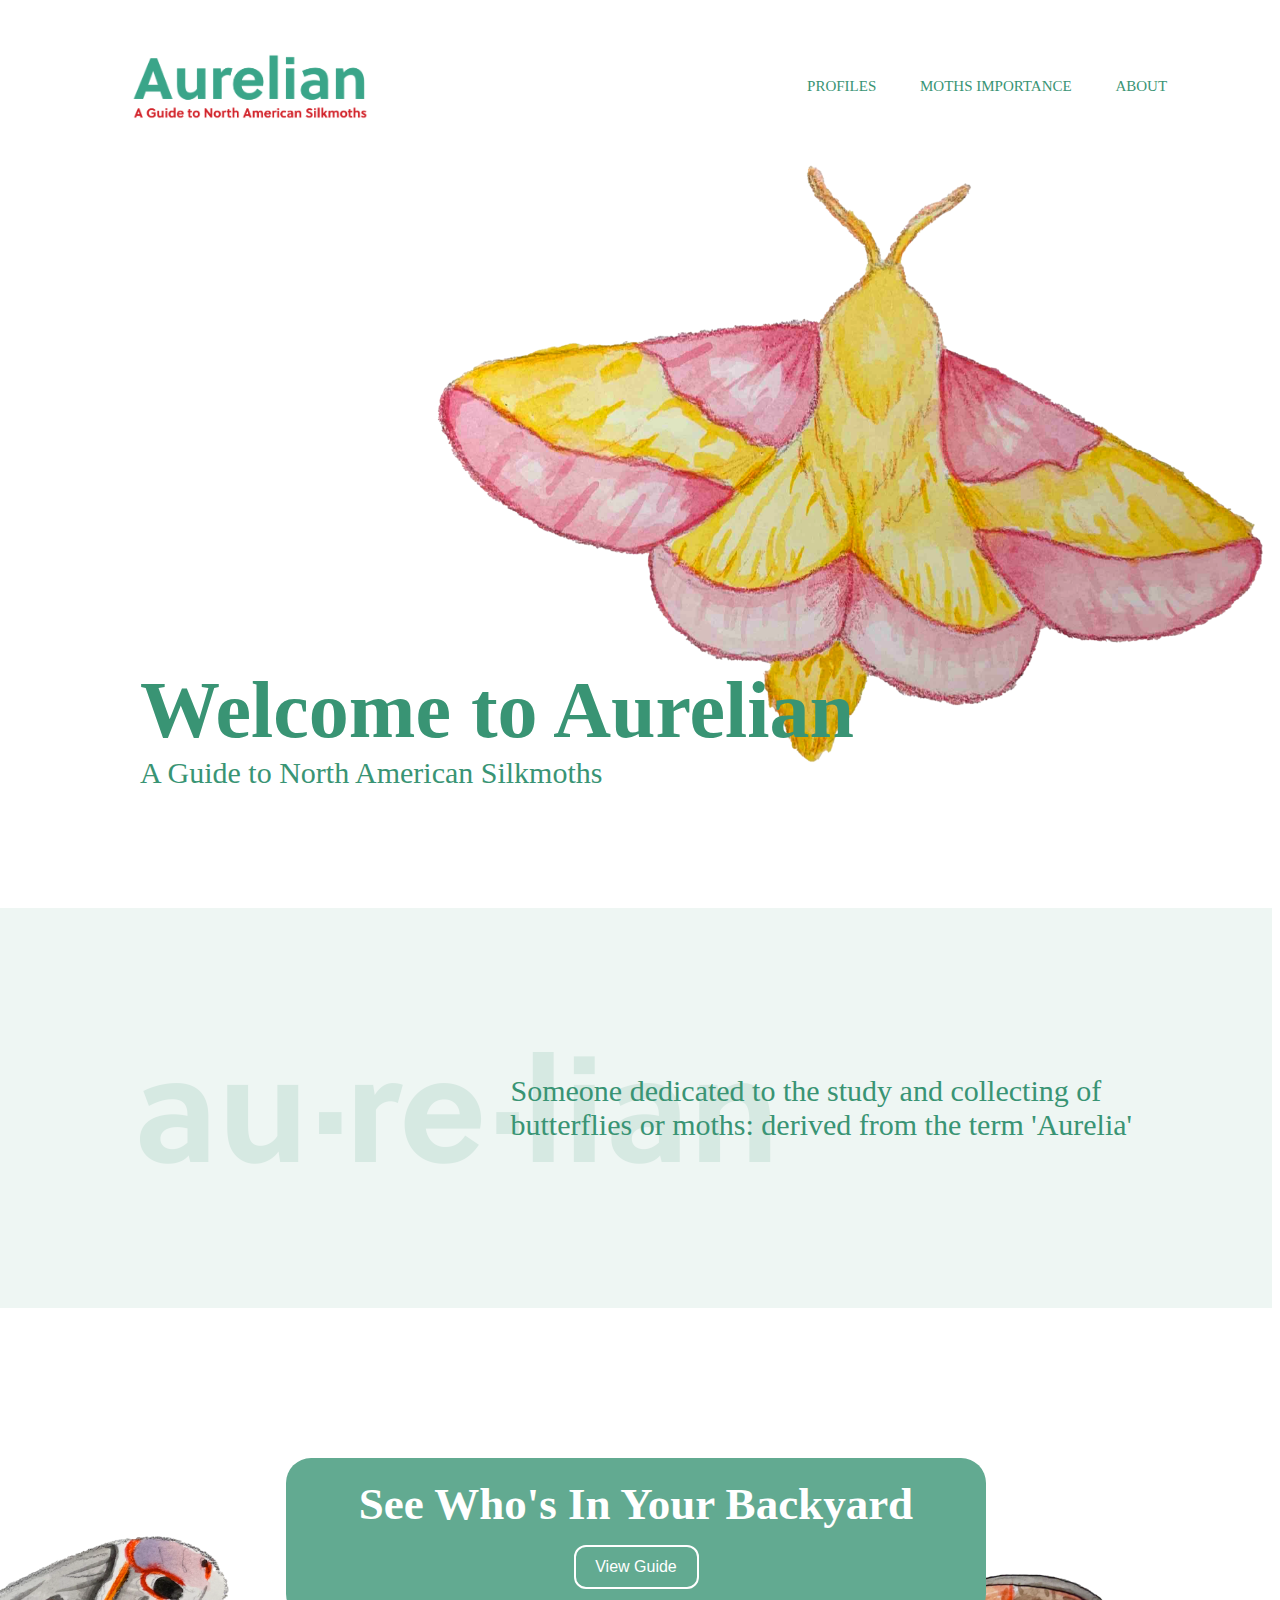
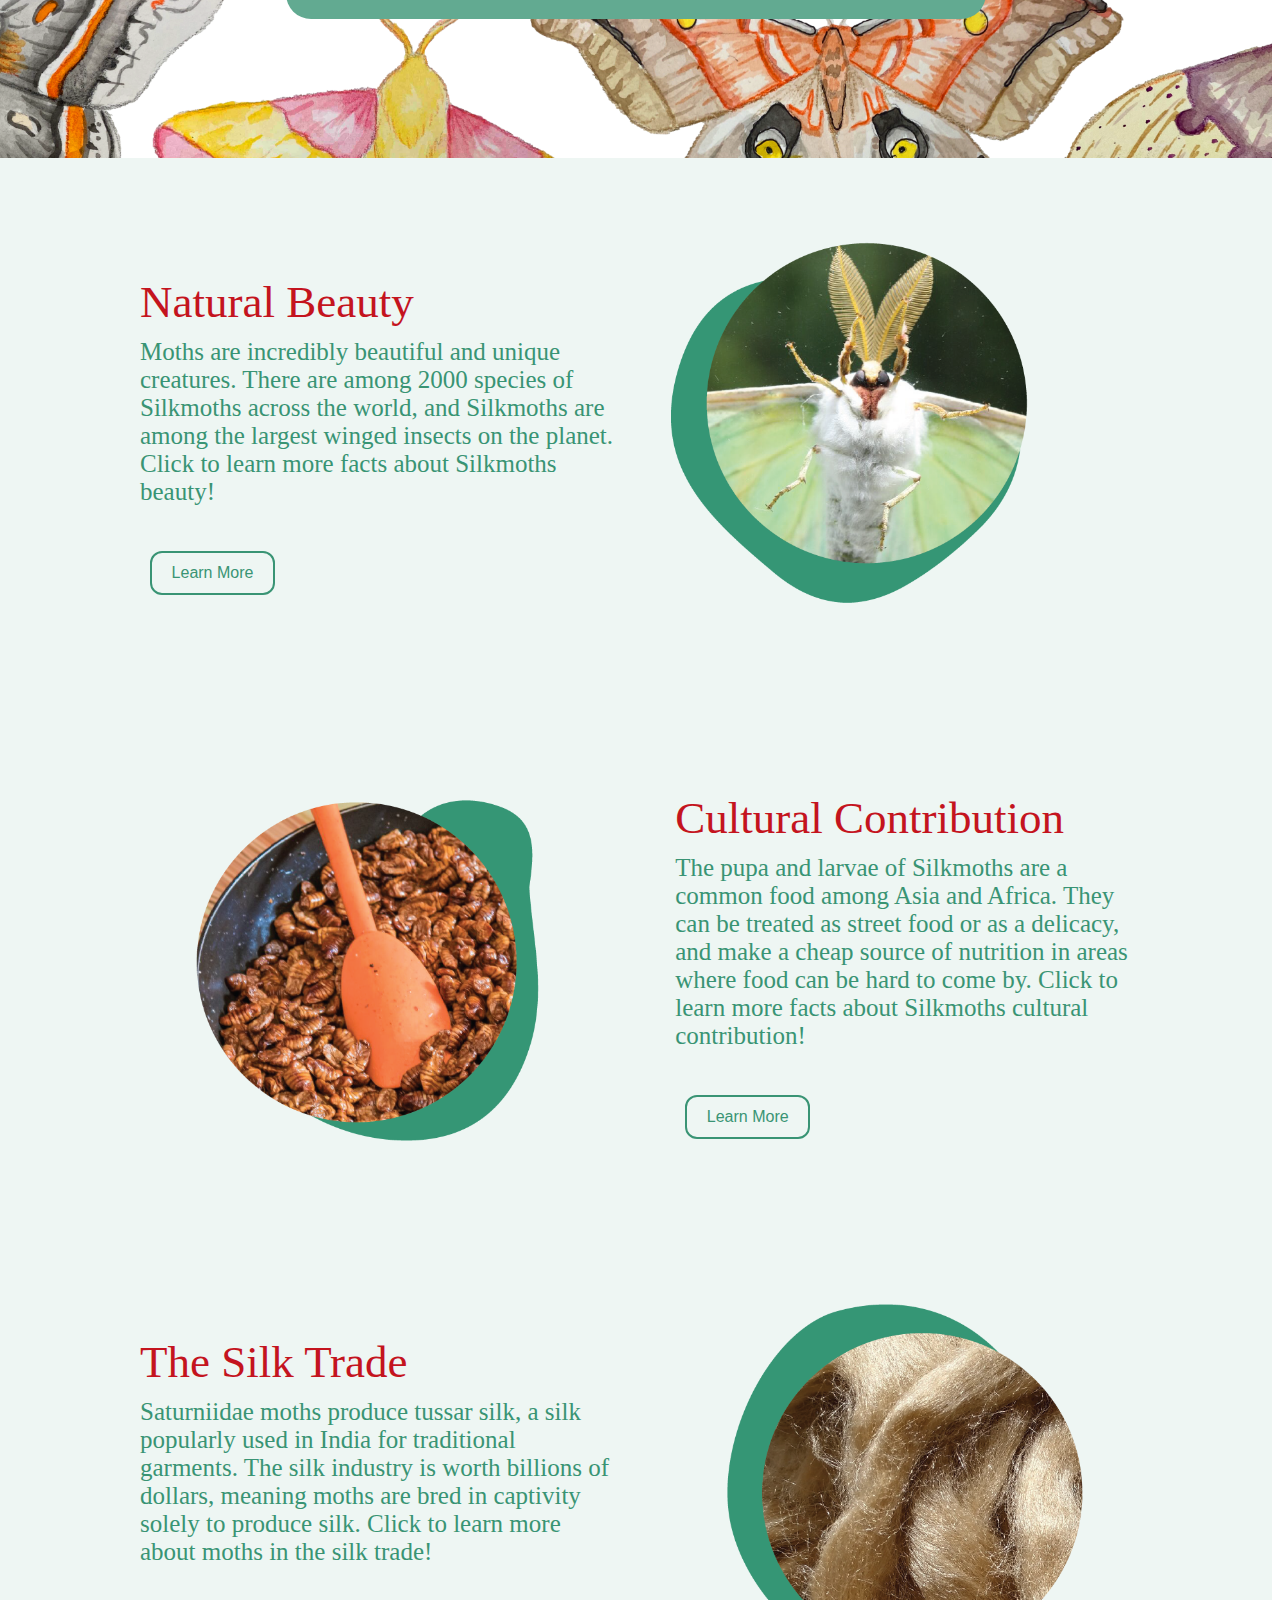
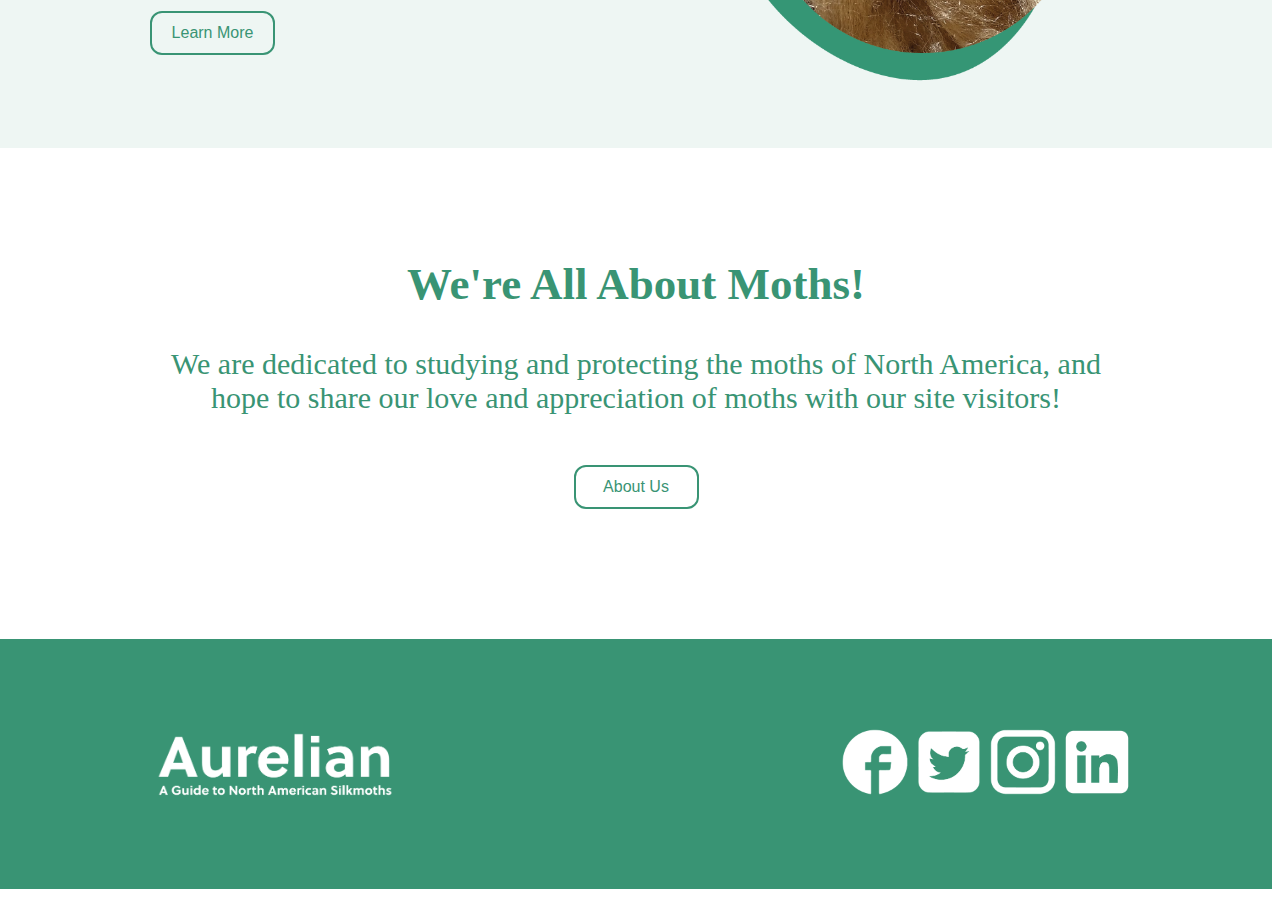
<file: index.html>
<html>
<head>
	<title>Home</title>
	<link rel="stylesheet" href="index.css">
</head>

<body>
<header>
	<nav>
		<a href="index.html"><img src="Images/Logo.png"></a>
		<ul>
			<li><a href="mothprofiles.html">PROFILES</a></li>
			<li><a href="mothimportance.html">MOTHS IMPORTANCE</a></li>
			<li><a href="about.html">ABOUT</a></li>
		</ul>
	</nav> 

	<div class="HeadBanner">
		<h1>Welcome to Aurelian</h1>
		<p>A Guide to North American Silkmoths</p>
	</div>	
</header>

<div class="Banner2">
	<div class="Empty"></div>
	<div class="Text"><p>Someone dedicated to the study and collecting of<br> butterflies or moths: derived from the term 'Aurelia'</p></div>
</div>

<div class="idk">

<div class="Banner3">
	<div class="Banner3Text">
		<h2>See Who's In Your Backyard</h2>
		<button><a href="mothprofiles.html">View Guide</a></button>	
	</div>
</div>	

</div>

<div class="Banner4">
	<div class="BeautyBanner">

		<div class="BeautyText">
			<h3>Natural Beauty</h3>
			<p>Moths are incredibly beautiful and unique creatures. There are among 2000 species of Silkmoths across the world, and Silkmoths are among the largest winged insects on the planet. Click to learn more facts about Silkmoths beauty!</p>
			<button><a href="mothimportance.html">Learn More</a></button>
		</div>

		<img src="Images/Beauty.png">

	</div>

	<div class="CulturalBanner">

		<img src="Images/Cultural.png">

		<div class="CulturalText">
			<h3>Cultural Contribution</h3>
			<p>The pupa and larvae of Silkmoths are a common food among Asia and Africa. They can be treated as street food or as a delicacy, and make a cheap source of nutrition in areas where food can be hard to come by. Click to learn more facts about Silkmoths cultural contribution!</p>
			<button><a href="mothimportance.html">Learn More</a></button>
		</div>

	</div>

	<div class="SilkBanner">

		<div class="SilkText">
			<h3>The Silk Trade</h3>
			<p>Saturniidae moths produce tussar silk, a silk popularly used in India for traditional garments. The silk industry is worth billions of dollars, meaning moths are bred in captivity solely to produce silk. Click to learn more about moths in the silk trade!</p>
			<button><a href="mothimportance.html">Learn More</a></button>
		</div>

		<img src="Images/Silk.png">

	</div>
</div>

<div class="PlainBanner">
	<h2>We're All About Moths!</h2>
	<p>We are dedicated to studying and protecting the moths of North America, and hope to share our love and appreciation of moths with our site visitors!</p>
	<button><a href="about.html">About Us</a></button>
</div>

<footer>
	<div class="logo"><img src="Images/LogoWhite.png"></div>
	<div class="links">
		<img src="Images/Facebook.png">
		<img src="Images/Twitter.png">
		<img src="Images/Instagram.png">
		<img src="Images/LinkedIn.png">
	</div>
</footer>

</body>
</html>
</file>
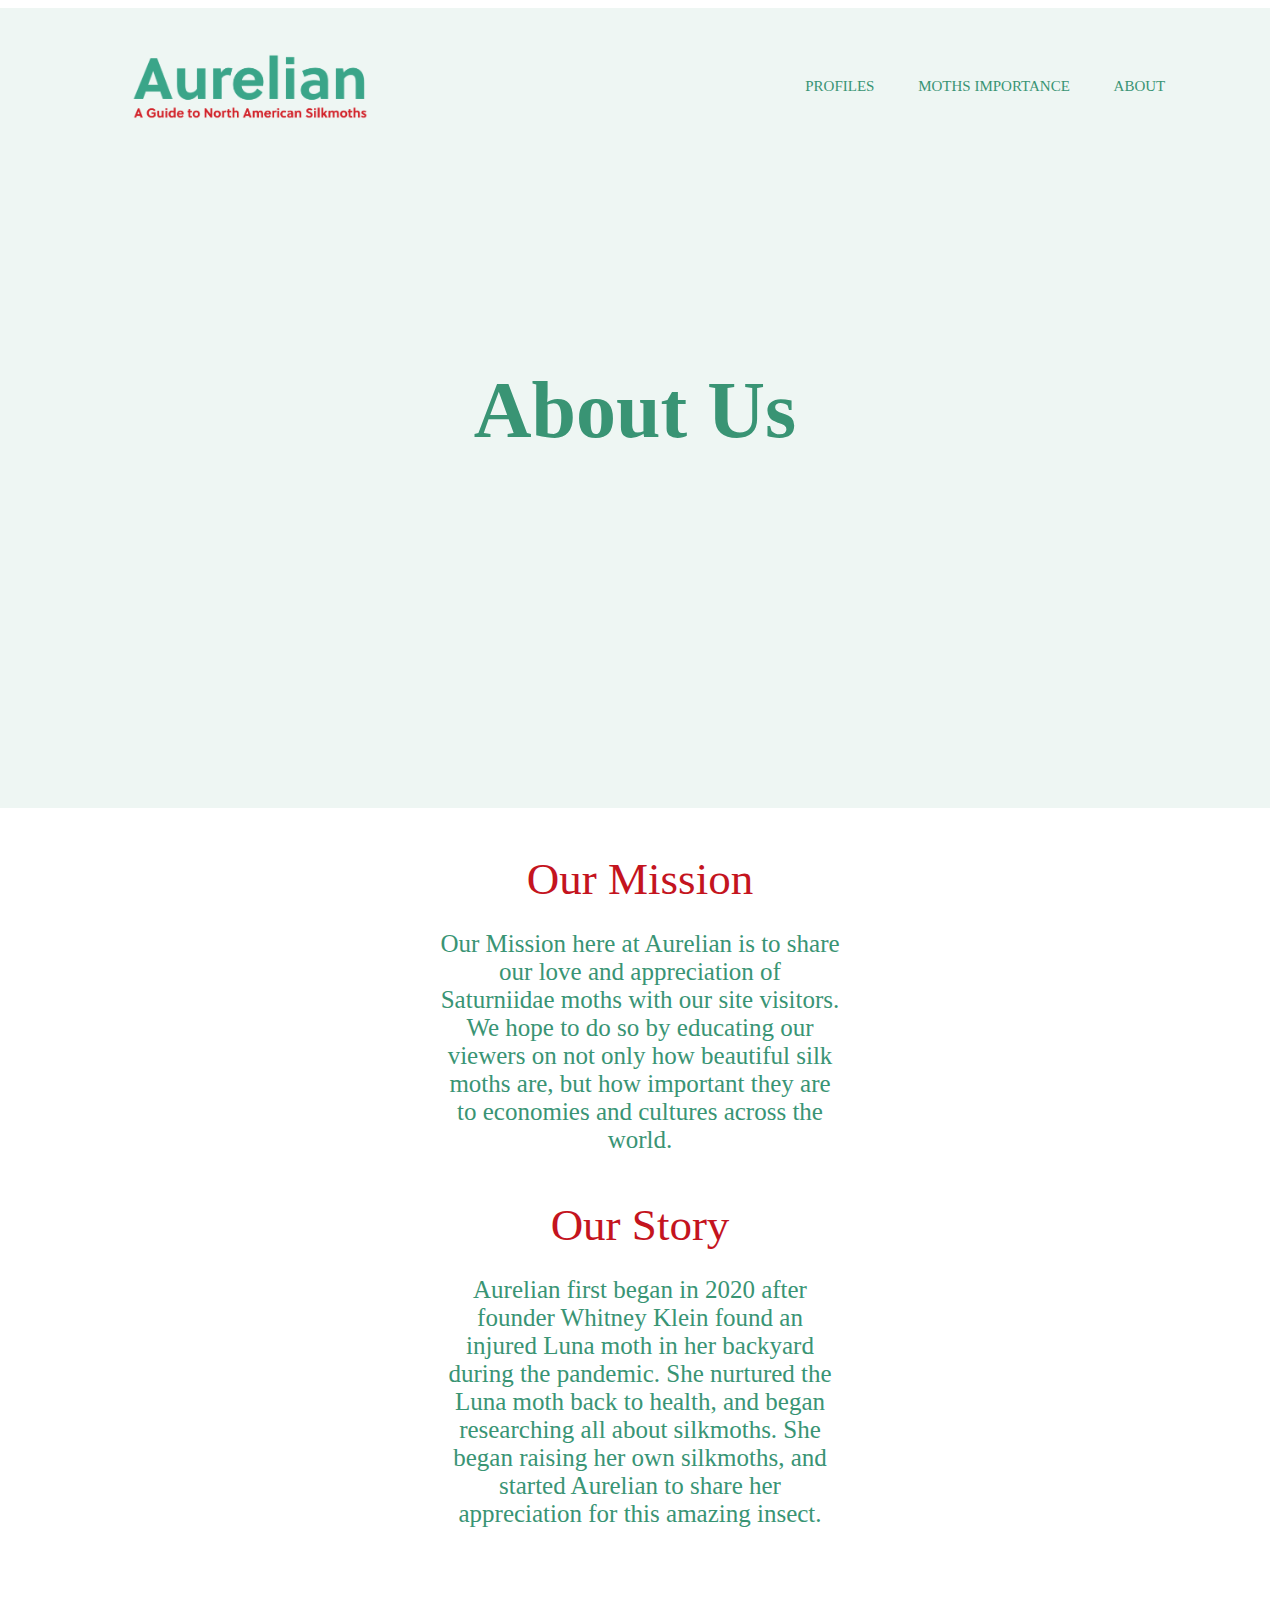
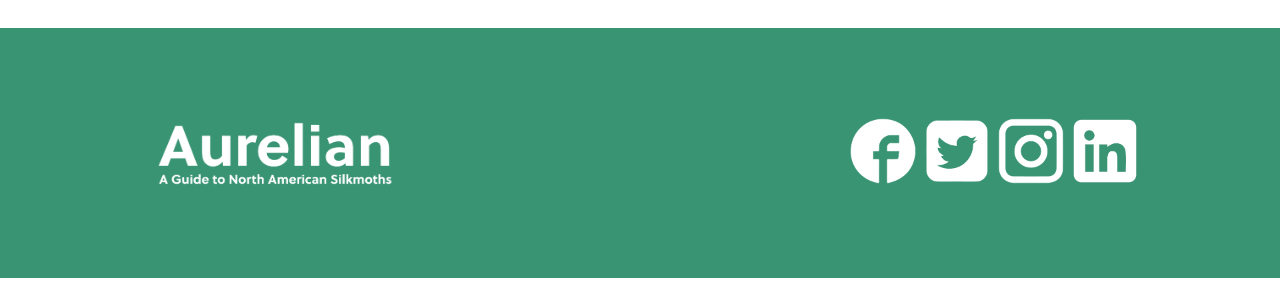
<file: about.html>
<html>

<head>
	<title>About</title>
	<link rel="stylesheet" href="about.css">
</head>

<body>

<div class="Color">
<header>
	<nav>
		<a href="index.html"><img src="Images/Logo.png"></a>
		<ul>
			<li><a href="mothprofiles.html">PROFILES</a></li>
			<li><a href="mothimportance.html">MOTHS IMPORTANCE</a></li>
			<li><a href="about.html">ABOUT</a></li>
		</ul>
	</nav> 

	<div class="HeadBanner">
		<h1>About Us</h1>
	</div>	
</header>
</div>

<div class="PlainContent">
	<div class="Content1">
		<h3>Our Mission</h3>
		<p>Our Mission here at Aurelian is to share our love and appreciation of Saturniidae moths with our site visitors. We hope to do so by educating our viewers on not only how beautiful silk moths are, but how important they are to economies and cultures across the world. </p>
	</div>	
	<div class="Content2">
		<h3>Our Story</h3>
		<p>Aurelian first began in 2020 after founder Whitney Klein found an injured Luna moth in her backyard during the pandemic. She nurtured the Luna moth back to health, and began researching all about silkmoths. She began raising her own silkmoths, and started Aurelian to share her appreciation for this amazing insect.</p>
	</div>	
</div>

<footer>
	<div class="logo"><img src="Images/LogoWhite.png"></div>
	<div class="links">
	<img src="Images/Facebook.png">
	<img src="Images/Twitter.png">
	<img src="Images/Instagram.png">
	<img src="Images/LinkedIn.png">
</div>
</footer>

</body>
</html>
</file>
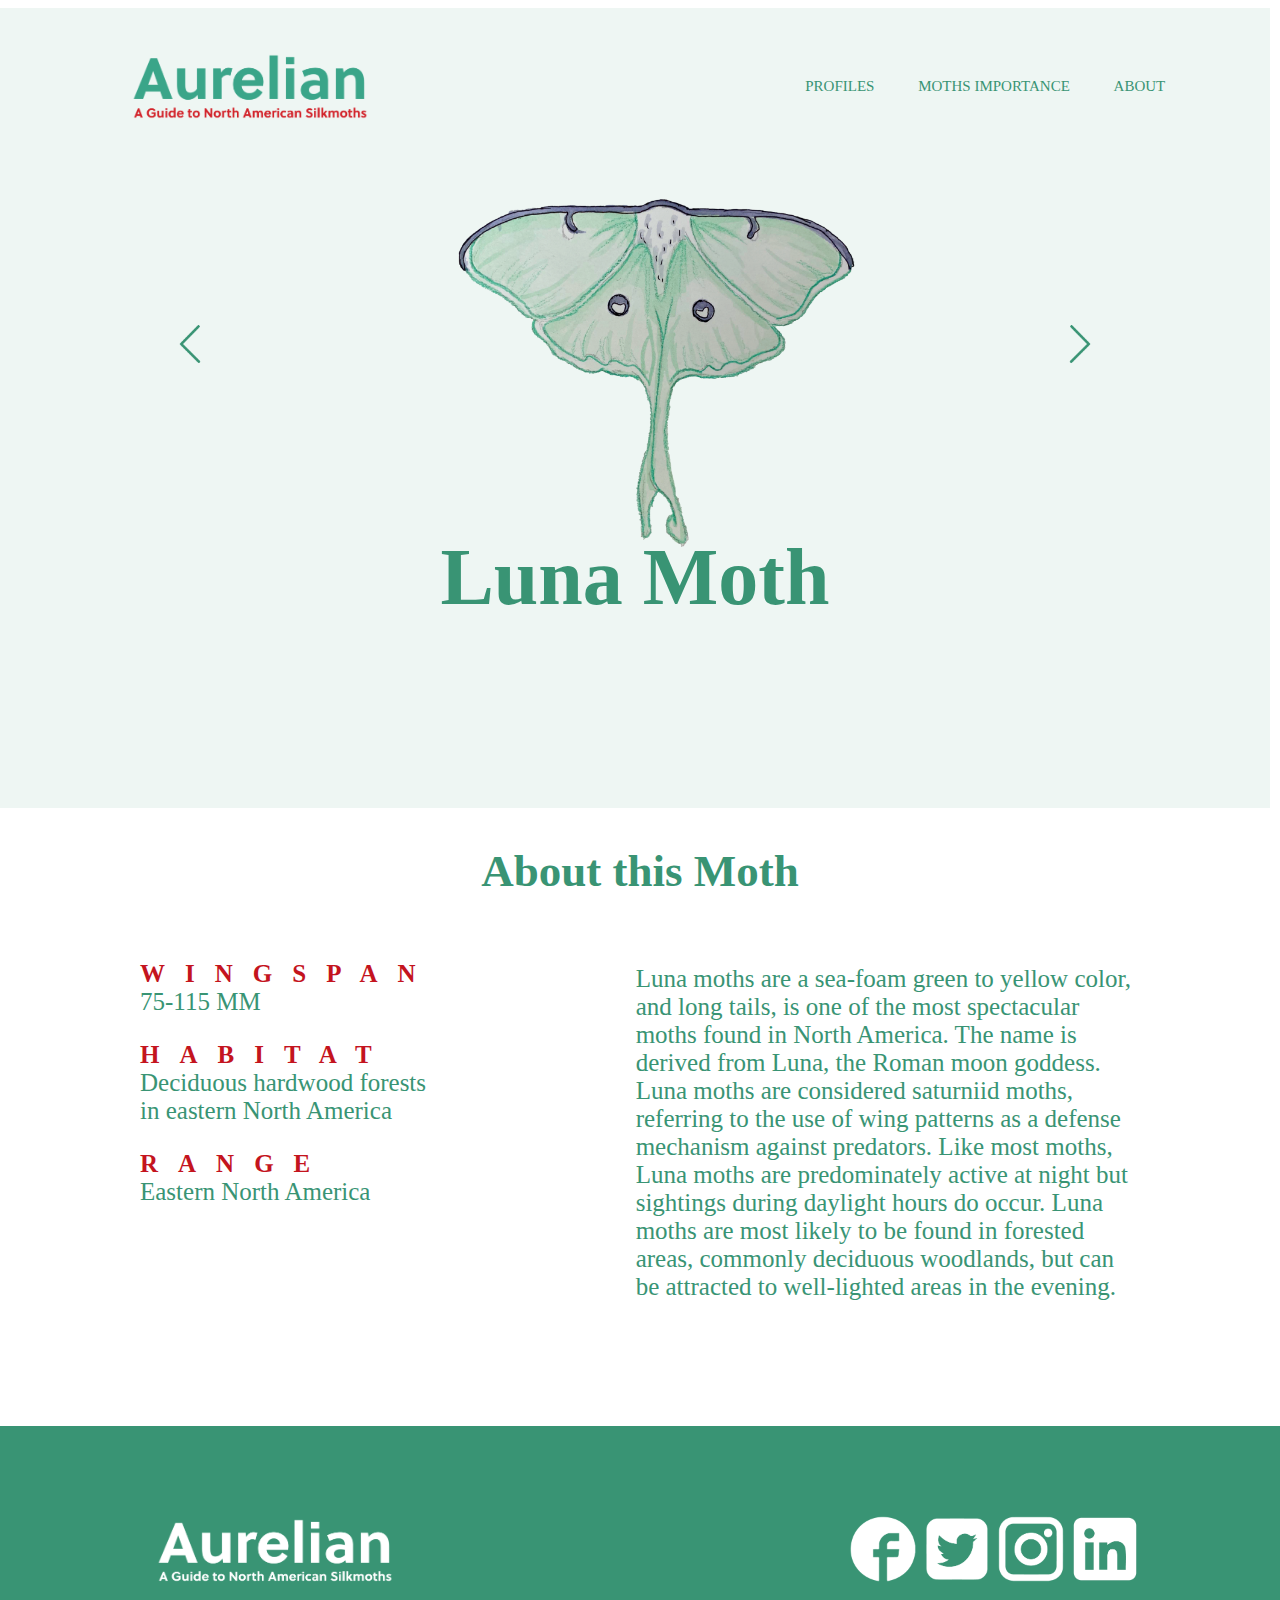
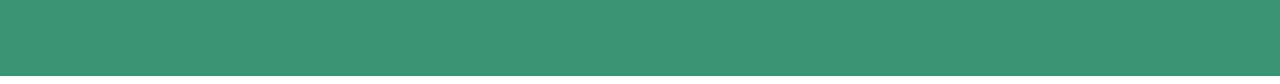
<file: luna.html>
<html>

<head>
	<title>Luna Moth</title>
	<link rel="stylesheet" href="luna.css">
</head>

<body>

<div class="Color">
<header>
	<nav>
		<a href="index.html"><img src="Images/Logo.png"></a>
		<ul>
			<li><a href="mothprofiles.html">PROFILES</a></li>
			<li><a href="mothimportance.html">MOTHS IMPORTANCE</a></li>
			<li><a href="about.html">ABOUT</a></li>
		</ul>
	</nav> 

	<div class="HeadBanner">
		<img src="Images/Luna.png">
		<h1>Luna Moth</h1>

		<a href="cecropia.html" class="arrow left"><img src="Images/ArrowLeft.png"></a>
		<a href="rosymaple.html" class="arrow right"><img src="Images/ArrowRight.png"></a>


	</div>	
</header>
</div>

<h2>About this Moth</h2>

<div class="PlainContent">

	<div class="Facts">
		<h3>WINGSPAN</h3>
			<p>75-115 MM</p>
		<h3>HABITAT</h3>
			<p>Deciduous hardwood forests in eastern North America</p>
		<h3>RANGE</h3>
			<p>Eastern North America</p>
	</div>

	<div class="Text">
		<p>Luna moths are a sea-foam green to yellow color, and long tails, is one of the most spectacular moths found in North America. The name is derived from Luna, the Roman moon goddess. Luna moths are considered saturniid moths, referring to the use of wing patterns as a defense mechanism against predators. Like most moths, Luna moths are predominately active at night but sightings during daylight hours do occur. Luna moths are most likely to be found in forested areas, commonly deciduous woodlands, but can be attracted to well-lighted areas in the evening.</p>
	</div>
</div>	


<footer>
	<div class="logo"><img src="Images/LogoWhite.png"></div>
	<div class="links">
	<img src="Images/Facebook.png">
	<img src="Images/Twitter.png">
	<img src="Images/Instagram.png">
	<img src="Images/LinkedIn.png">
</div>
</footer>

</html>
</file>
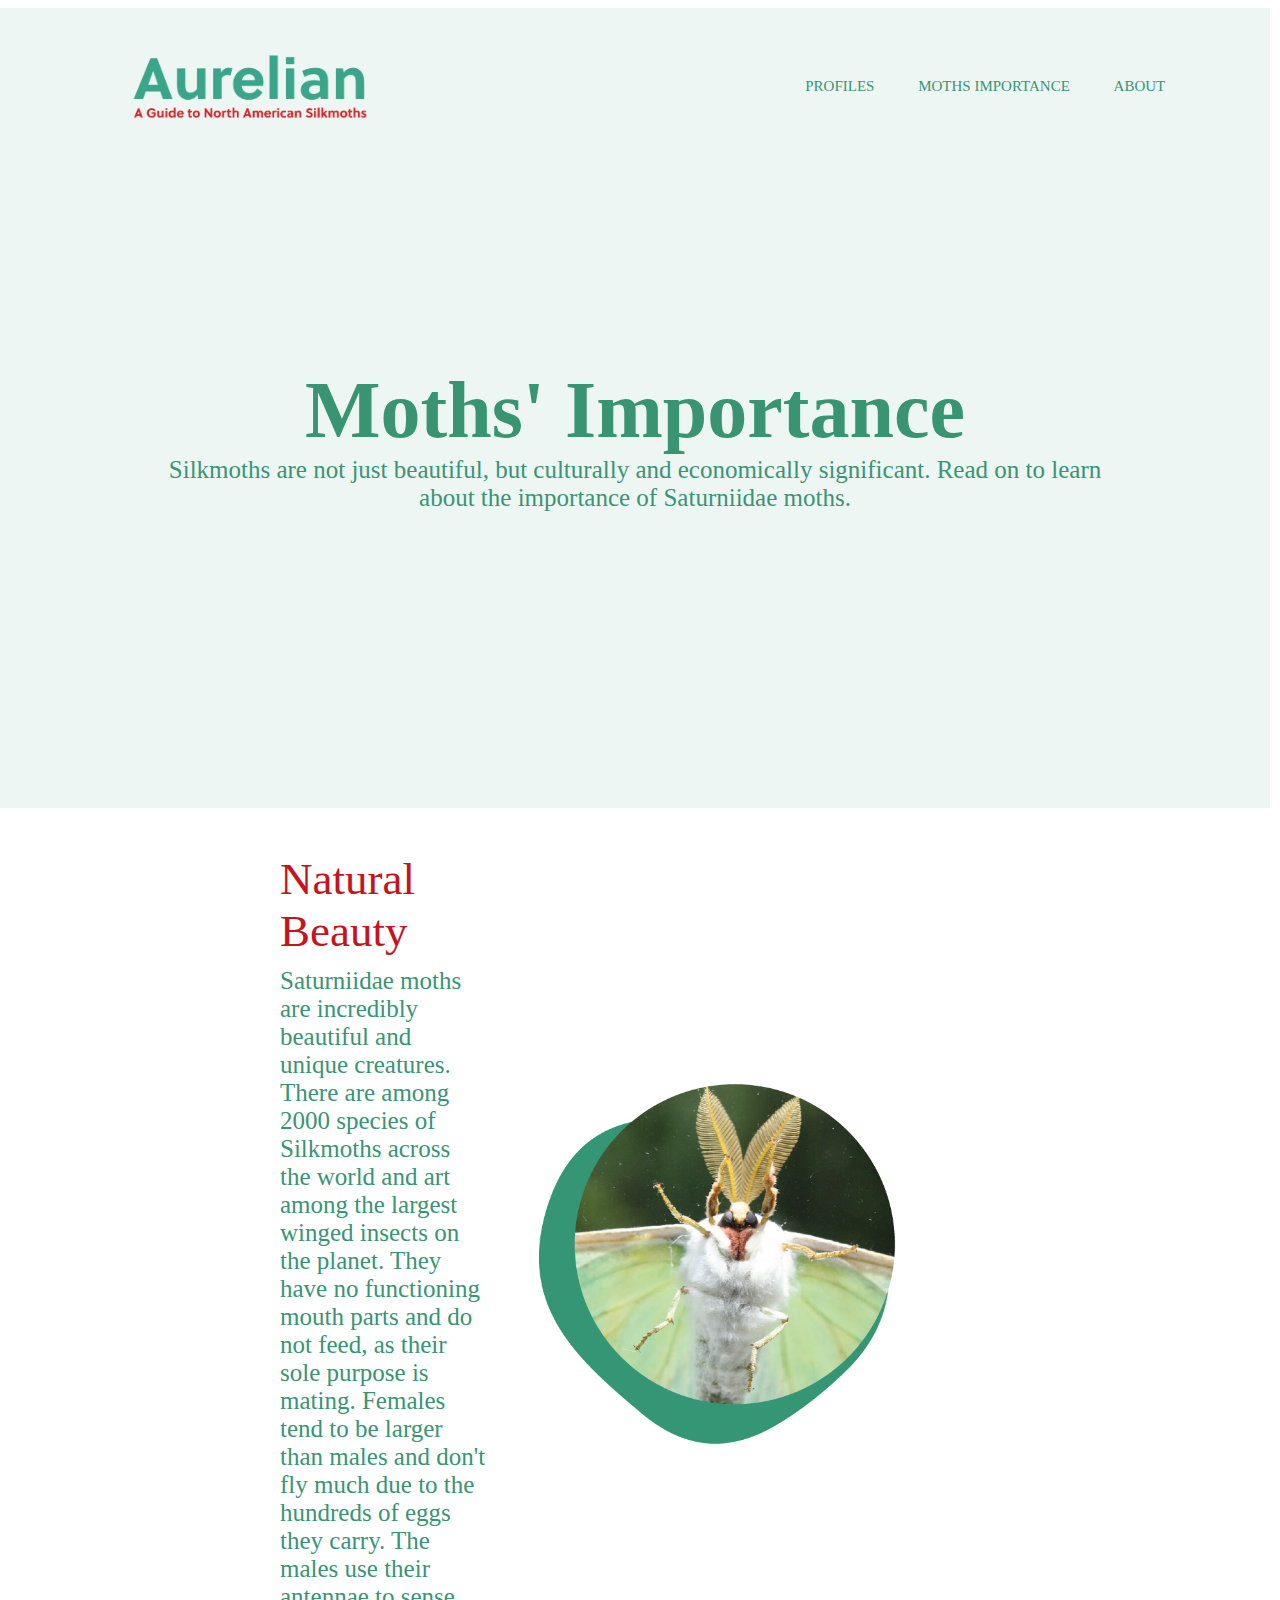
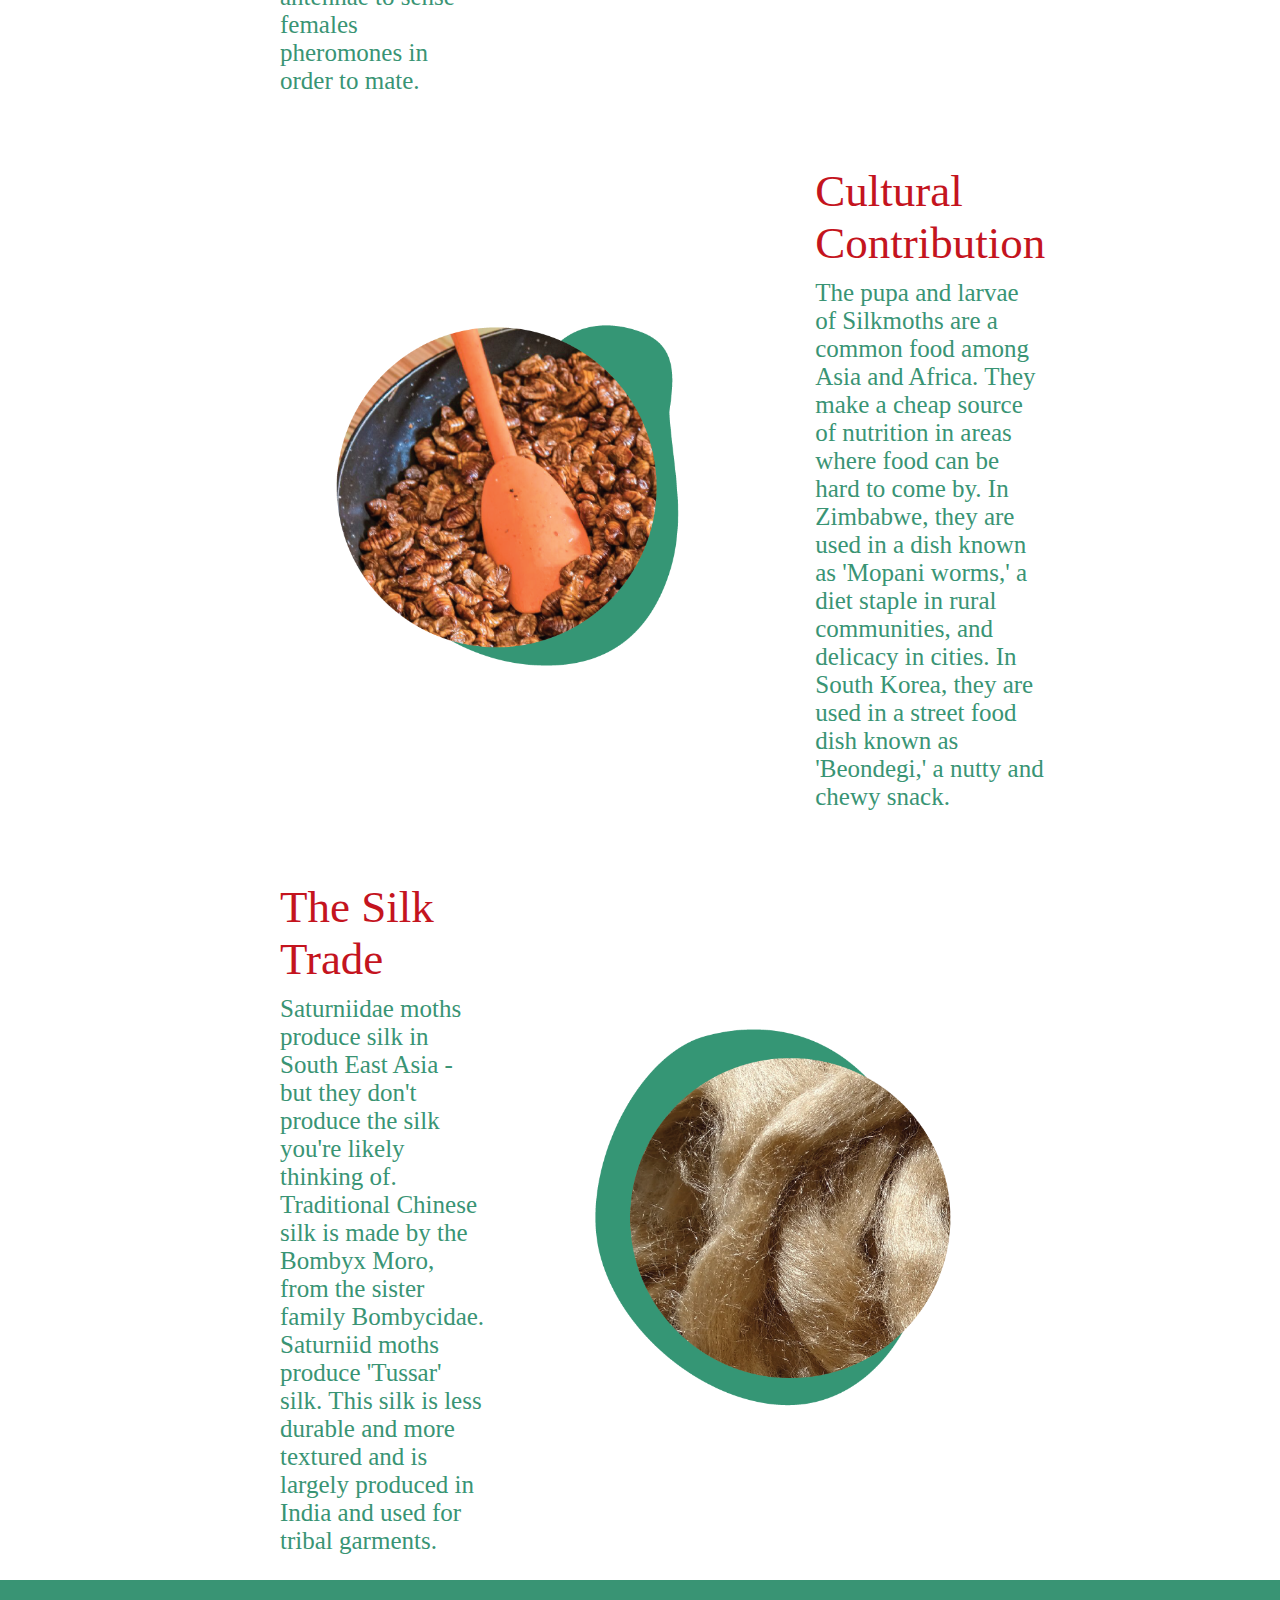
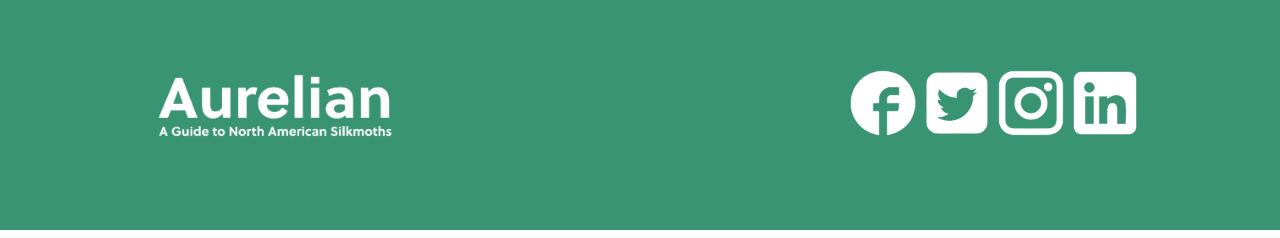
<file: mothimportance.html>
<html>

<head>
	<title>Moths' Importance</title>
	<link rel="stylesheet" href="mothimportance.css">
</head>

<body>


<div class="Color">
<header>
	<nav>
		<a href="index.html"><img src="Images/Logo.png"></a>
		<ul>
			<li><a href="mothprofiles.html">PROFILES</a></li>
			<li><a href="mothimportance.html">MOTHS IMPORTANCE</a></li>
			<li><a href="about.html">ABOUT</a></li>
		</ul>
	</nav> 

	<div class="HeadBanner">
		<h1>Moths' Importance</h1>
		<p>Silkmoths are not just beautiful, but culturally and economically significant. Read on to learn about the importance of Saturniidae moths.</p>
	</div>	
</header>
</div>

<div class="Content">

	<div class="BeautyBanner">
		<div class="BeautyText">
			<h3>Natural Beauty</h3>
			<p>Saturniidae moths are incredibly beautiful and unique creatures. There are among 2000 species of Silkmoths across the world and art among the largest winged insects on the planet. They have no functioning mouth parts and do not feed, as their sole purpose is mating.  Females tend to be larger than males and don't fly much due to the hundreds of eggs they carry. The males use their antennae to sense females pheromones in order to mate.</p>
		</div>

		<img src="Images/Beauty.png">
	</div>

	<div class="CulturalBanner">
		<img src="Images/Cultural.png">
		<div class="CulturalText">
			<h3>Cultural Contribution</h3>
			<p>The pupa and larvae of Silkmoths are a common food among Asia and Africa. They make a cheap source of nutrition in areas where food can be hard to come by. In Zimbabwe, they are used in a dish known as 'Mopani worms,'  a diet staple in rural communities, and delicacy in cities. In South Korea, they are used in a street food dish known as 'Beondegi,' a nutty and chewy snack.</p>
		</div>

	</div>

	<div class="SilkBanner">
		<div class="SilkText">
			<h3>The Silk Trade</h3>
			<p>Saturniidae moths produce silk in South East Asia - but they don't produce the silk you're likely thinking of. Traditional Chinese silk is made by the Bombyx Moro, from the sister family Bombycidae. Saturniid moths produce 'Tussar' silk. This silk is less durable and more textured and is largely produced in India and used for tribal garments.</p>
		</div>
		<img src="Images/Silk.png">
	</div>

</div>

<footer>
	<div class="logo"><img src="Images/LogoWhite.png"></div>
	<div class="links">
	<img src="Images/Facebook.png">
	<img src="Images/Twitter.png">
	<img src="Images/Instagram.png">
	<img src="Images/LinkedIn.png">
</div>
</footer>

</body>
</html>
</file>
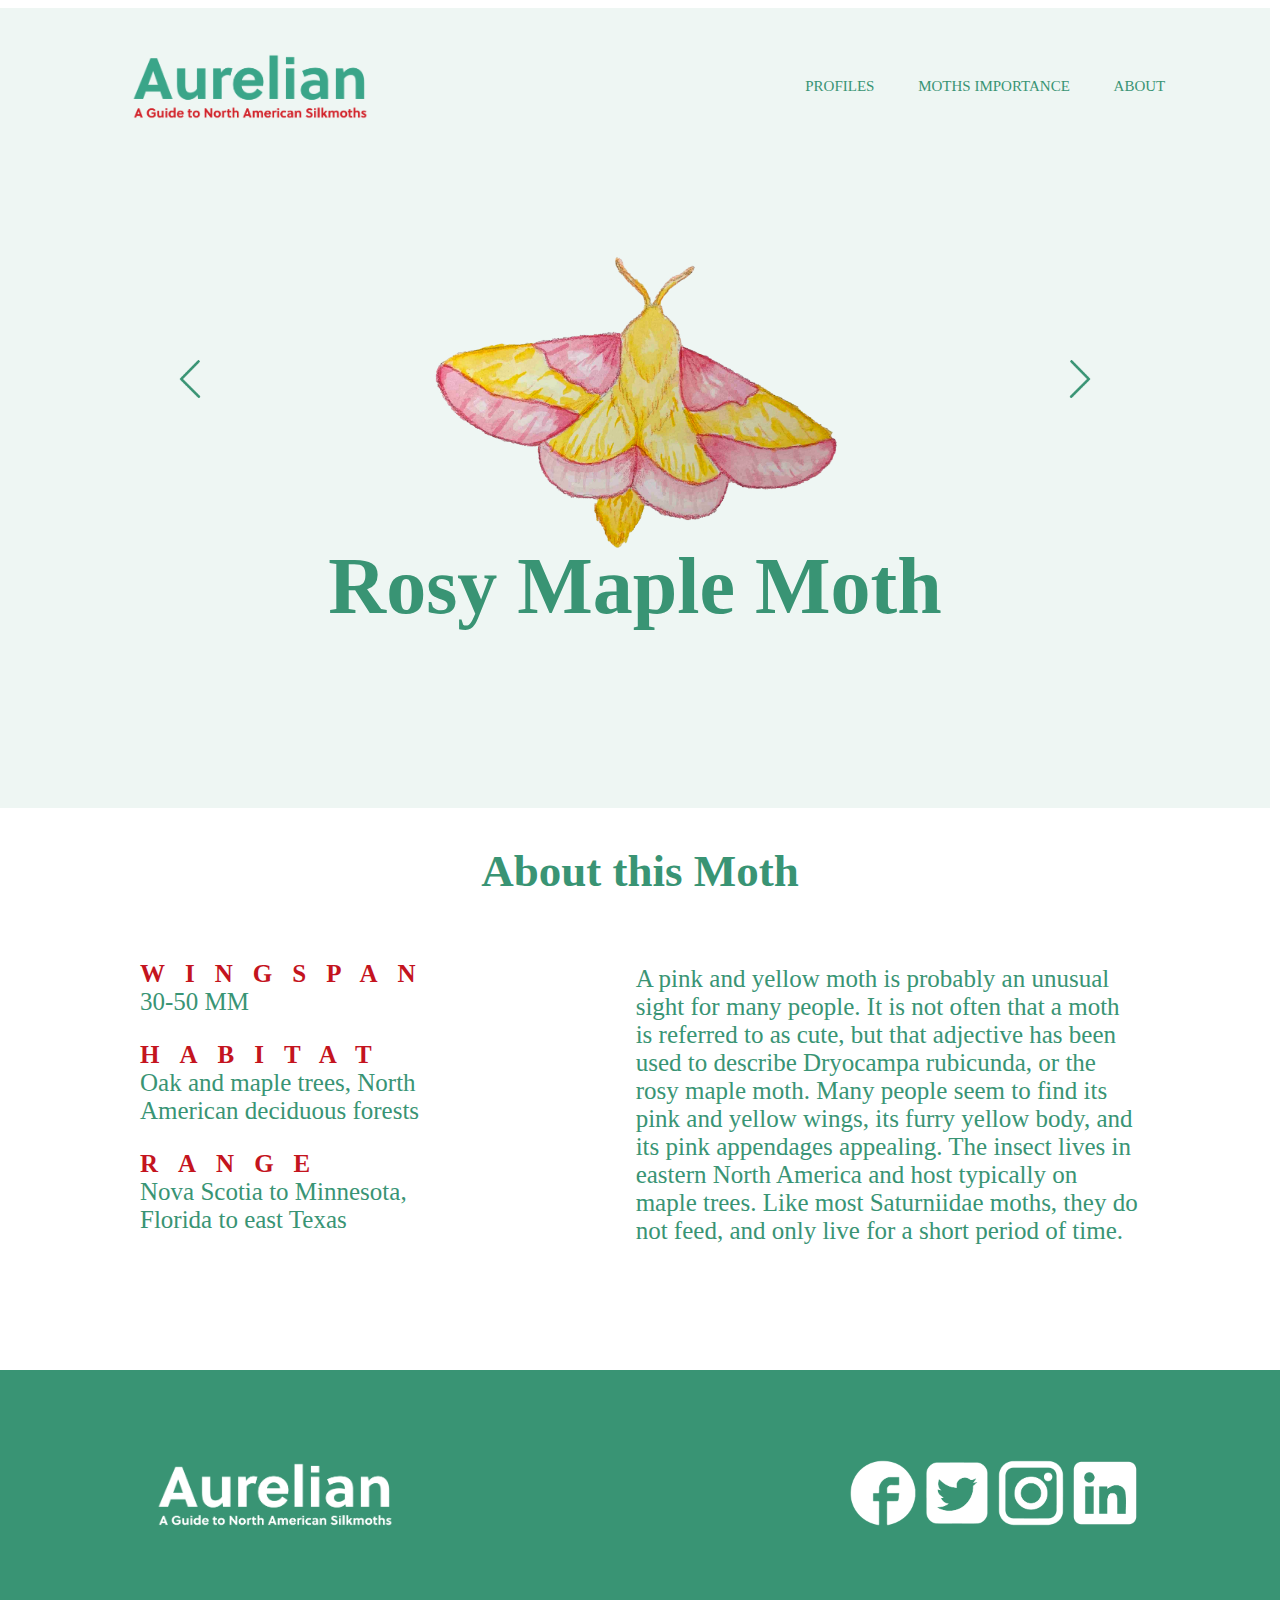
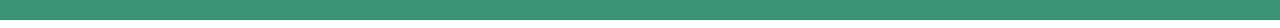
<file: rosymaple.html>
<html>

<head>
	<title>Rosy Maple Moth</title>
	<link rel="stylesheet" href="rosymaple.css">
</head>

<body>

<div class="Color">
<header>
	<nav>
		<a href="index.html"><img src="Images/Logo.png"></a>
		<ul>
			<li><a href="mothprofiles.html">PROFILES</a></li>
			<li><a href="mothimportance.html">MOTHS IMPORTANCE</a></li>
			<li><a href="about.html">ABOUT</a></li>
		</ul>
	</nav> 

	<div class="HeadBanner">
		<img src="Images/RosyMaple.png">
		<h1>Rosy Maple Moth</h1>

		<a href="luna.html" class="arrow left"><img src="Images/ArrowLeft.png"></a>
		<a href="polyphemus.html" class="arrow right"><img src="Images/ArrowRight.png"></a>

	</div>	
</header>
</div>

<h2>About this Moth</h2>

<div class="PlainContent">

	<div class="Facts">
		<h3>WINGSPAN</h3>
			<p>30-50 MM</p>
		<h3>HABITAT</h3>
			<p>Oak and maple trees, North American deciduous forests</p>
		<h3>RANGE</h3>
			<p>Nova Scotia to Minnesota, Florida to east Texas</p>
	</div>

	<div class="Text">
		<p>A pink and yellow moth is probably an unusual sight for many people. It is not often that a moth is referred to as cute, but that adjective has been used to describe Dryocampa rubicunda, or the rosy maple moth. Many people seem to find its pink and yellow wings, its furry yellow body, and its pink appendages appealing. The insect lives in eastern North America and host typically on maple trees. Like most Saturniidae moths, they do not feed, and only live for a short period of time.</p>
	</div>
</div>	


<footer>
	<div class="logo"><img src="Images/LogoWhite.png"></div>
	<div class="links">
	<img src="Images/Facebook.png">
	<img src="Images/Twitter.png">
	<img src="Images/Instagram.png">
	<img src="Images/LinkedIn.png">
</div>
</footer>


</html>
</file>
<file: index.css>
body {
	font-family: Avenir; sans-serif;
	color: #399474;
	margin-left: 140px;
}
h2 {
	font-size: 45px;
}
h3 {
	font-size: 35px;
}
a {
	text-decoration: none;
	list-style: none;
	color: #399474;
}
button {
	width: 125px;
  padding: 11px 0;
  margin: 20px 10px;
  border-radius: 12px;
  font-weight: 500;
  border: 2px solid #399474;
  background: transparent;
  color: #399474;
  font-size: 16px;
}

button:hover {
	background-color: #399474;
	transition-duration: 300ms;
}

button:hover a{
	color: white;
	transition-duration: 300ms;
}

/*  */

header {
	height: 850px;
	background-image: url("Images/HeaderBG.png");
	background-repeat: no-repeat;
	background-position: right;
}

/*  */

nav img {
	width: 270px;
	margin-left: -110;
}
ul {
  text-decoration: none;
  color: #399474;
  list-style: none;
  font-weight: 200;
}
Nav {
  font-size: 15px;
  width: 85%;
  margin: auto;
  padding: 35px 0;
  display: flex;
  align-items: center;
  justify-content: space-between;
}
Nav ul li {
  list-style: none;
  display: inline-block;
  margin: 0 20px;
}
Nav ul li a {
  text-decoration: none;
  color: #399474;
  text-transform: uppercase;
}
Nav ul li a:hover {
	font-weight: 600;
	transition-duration: 300ms;
}

/*  */

.HeadBanner {
	margin-top: 500px;
}
.HeadBanner h1 {
	font-size: 80px;
	margin-bottom: 0;
}
.HeadBanner p {
	font-family: Monarcha; serif;
	font-size: 30px;
	margin-top: 0;
}


/*  */

.Banner2 {
	margin-top: 50px;
	height: 400px;
	background-image: url("Images/AurelianDef.png");
	background-size: 1920px 400px;
	margin-left: -140px;
	font-family: serif;
	font-weight: 500;
	font-size: 30px;
	display: flex;
	justify-content: space-between;
	align-items: center;
}
.Banner2 .Text {
	margin-right: 140px;
}
.Text:hover {
	font-style: italic;
}

/*  */

.Banner3 {
	text-align: center;
	color: white;
	margin-right: 140px;
	margin-left: 140px;
}

.Banner3 button {
	width: 125px;
  padding: 11px 0;
  margin: 20px 10px;
  border-radius: 12px;
  font-weight: 500;
  border: 2px solid white;
  background: transparent;
  color: white;
  font-size: 16px;
  margin-bottom: 30px;
}
.Banner3 button a {
	color: white;
}
.Banner3 button:hover {
	background-color: white;
	transition-duration: 300ms;
}

.Banner3 button:hover a{
	color: #399474;
	transition-duration: 300ms;
}

.Banner3Text {
	background-color: #62AA91;
	border-radius: 25px;
	display: block;
	margin-left: auto;
	margin-right: auto;
	width: 700px;
	margin-top: 150px;
	margin-bottom: 150px;
}
.Banner3Text h2 {
	padding-top: 20px;
	margin-bottom: -5px;
}

.idk {
	height: 300px;
	margin-left: -140px;
	background-image: url("Images/GuideBannerBG.png");
	background-size: cover;
	justify-content: center;
}

/*  */

.Banner4 {
	background-color: #EEF6F3;
	margin-left: -140px;
}
.Banner4 h3 {
	font-family: Avenir;
	color: #C4141E;
	font-weight: 500;
	font-size: 45px;
	margin-bottom: 0;
	padding-bottom: 0;
}
.Banner4 p {
	font-family: serif;
	font-size: 25px;
	margin-top: 0;
	padding-top: 10;
}

.BeautyBanner img {
	height: 530px;
	width: 516px;
	margin-right: 140px;
}
.BeautyBanner {
	display: flex;
	justify-content: space-between;
	margin-left: 140px;
	flex-direction: row;
	align-items: center;
}


.CulturalBanner img {
	height: 530px;
	width: 516px;
	margin-left: -30px;
}
.CulturalBanner {
	display: flex;
	justify-content: space-between;
	margin-left: 140px;
	flex-direction: row;
	align-items: center;
	margin-right: 140px;
}
.CulturalText {
	margin-left: 50px;
}


.SilkBanner img {
	height: 530px;
	width: 516px;
	margin-right: 140px;
}
.SilkBanner {
	display: flex;
	justify-content: space-between;
	margin-left: 140px;
	flex-direction: row;
	align-items: center;
}


/*  */

.PlainBanner {
	text-align: center;
	margin-right: 140px;
	margin-top: 110px;
	margin-bottom: 110px;
}
.PlainBanner p {
	font-family: serif;
	font-size: 30px;
}

/*  */

footer {
	background-color: #399474;
	margin-left: -140px;
	display: flex;
	justify-content: space-between;
	height: 250px;
	align-items: center;
}
.logo img {
	height: 85px;
	width: 270px;
	margin-left: 140px;
}
.links img {
	height: 70px;
	width: 70px;
}
.links {
	margin-right: 140px;
}
</file>
<file: about.css>
body {
	font-family: Avenir; sans-serif;
	color: #399474;
	margin-left: 140px;
	margin-right: 140px;

}
p {
	font-family: serif;
	font-size: 25px;
}
h2 {
	font-size: 45px;
}
h3 {
	font-size: 35px;
	font-family: Avenir;
	color: #C4141E;
	font-weight: 500;
	font-size: 45px;
	margin-bottom: 0;
	padding-bottom: 0;
}
a {
	text-decoration: none;
	list-style: none;
	color: #399474;
}
button {
	width: 125px;
  padding: 11px 0;
  margin: 20px 10px;
  border-radius: 12px;
  font-weight: 500;
  border: 2px solid #399474;
  background: transparent;
  color: #399474;
  font-size: 16px;
}

/*   */

.Color {
	background-color: #EEF6F3;
	margin-left: -140px;
}
header {
	height: 800px;
	background-color: #EEF6F3;
	margin-left: 140px;
	margin-right: -130px;
}

/*   */

nav img {
	width: 270px;
	margin-left: -110;
}
ul {
  text-decoration: none;
  color: #399474;
  list-style: none;
  font-weight: 200;
}
Nav {
  font-size: 15px;
  width: 85%;
  margin: auto;
  padding: 35px 0;
  display: flex;
  align-items: center;
  justify-content: space-between;
}
Nav ul li {
  list-style: none;
  display: inline-block;
  margin: 0 20px;
}
Nav ul li a {
  text-decoration: none;
  color: #399474;
  text-transform: uppercase;
}
Nav ul li a:hover {
	font-weight: 600;
	transition-duration: 300ms;
}

/*   */

.HeadBanner {
	margin-top: 200px;
	text-align: center;
	margin-right: 140px;
}

.HeadBanner h1 {
	font-size: 80px;
	margin-bottom: 0;
}

/*   */

.PlainContent {
	text-align: center;
	margin-bottom: 100px;
	margin-left: 300px;
	margin-right: 300px;
}

/*   */

footer {
	background-color: #399474;
	margin-left: -140px;
	display: flex;
	justify-content: space-between;
	height: 250px;
	align-items: center;
	margin-right: -140px;
}
.logo img {
	height: 85px;
	width: 270px;
	margin-left: 140px;
}
.links img {
	height: 70px;
	width: 70px;
}
.links {
	margin-right: 140px;
}
</file>
<file: luna.css>
body {
	font-family: Avenir; sans-serif;
	color: #399474;
	margin-left: 140px;
	margin-right: 140px;

}
p {
	font-family: serif;
	margin-top: 0;
	font-size: 25px;
}
h2 {
	font-size: 45px;
	font-family: Avenir;
	text-align: center;
}
h3 {
	font-size: 25px;
	font-family: Avenir;
	color: #C4141E;
	margin-bottom: 0;
	letter-spacing: 20;
}
a {
	text-decoration: none;
	list-style: none;
	color: #399474;
}
button {
	width: 125px;
  padding: 11px 0;
  margin: 20px 10px;
  border-radius: 12px;
  font-weight: 500;
  border: 2px solid #399474;
  background: transparent;
  color: #399474;
  font-size: 16px;
}

/*   */

.Color {
	background-color: #EEF6F3;
	margin-left: -140px;
}
header {
	height: 800px;
	background-color: #EEF6F3;
	margin-left: 140px;
	margin-right: -130px;
}

/*   */

nav img {
	width: 270px;
	margin-left: -110;
}
ul {
  text-decoration: none;
  color: #399474;
  list-style: none;
  font-weight: 200;
}
Nav {
  font-size: 15px;
  width: 85%;
  margin: auto;
  padding: 35px 0;
  display: flex;
  align-items: center;
  justify-content: space-between;
}
Nav ul li {
  list-style: none;
  display: inline-block;
  margin: 0 20px;
}
Nav ul li a {
  text-decoration: none;
  color: #399474;
  text-transform: uppercase;
}
Nav ul li a:hover {
	font-weight: 600;
	transition-duration: 300ms;
}

/*   */

.HeadBanner {
	margin-top: 200px;
	text-align: center;
	margin-right: 140px;
	position: relative;
}

.HeadBanner h1 {
	font-size: 80px;
	margin-bottom: 0;
}

.HeadBanner img {
	height: 373px;
	width: 497px;
	margin-bottom: -80px;
	margin-top: -180px;
}

.HeadBanner img:hover {
	scale: 110%;
	transition-duration: 300ms;
}


 /*   */

.arrow {
	position: absolute;
	top: 50%;
}

.left {
	left: 20px;
	transform: translate(0,-50%);
}

.right {
	right: 20px;
	transform: translate(0,-50%);
}

.arrow img {
	width: 60px;
	height: 60px;
}

/*   */

.PlainContent {
	display: flex;
	align-items: flex-start;
	justify-content: center;
}

.Text {
	margin-left: 200px;
	margin-top: 30px;
}


/*   */

footer {
	background-color: #399474;
	margin-left: -140px;
	display: flex;
	justify-content: space-between;
	height: 250px;
	align-items: center;
	margin-right: -140px;
	margin-top: 100px;
}
.logo img {
	height: 85px;
	width: 270px;
	margin-left: 140px;
}
.links img {
	height: 70px;
	width: 70px;
}
.links {
	margin-right: 140px;
}
</file>
<file: mothimportance.css>
body {
	font-family: Avenir; sans-serif;
	color: #399474;
	margin-left: 140px;
	margin-right: 140px;

}
h2 {
	font-size: 45px;
}
h3 {
	font-size: 35px;
	font-family: serif;
}
a {
	text-decoration: none;
	list-style: none;
	color: #399474;
}
button {
	width: 125px;
  padding: 11px 0;
  margin: 20px 10px;
  border-radius: 12px;
  font-weight: 500;
  border: 2px solid #399474;
  background: transparent;
  color: #399474;
  font-size: 16px;
}

/*   */

.Color {
	background-color: #EEF6F3;
	margin-left: -140px;
}
header {
	height: 800px;
	background-color: #EEF6F3;
	margin-left: 140px;
	margin-right: -130px;
}

/*   */

nav img {
	width: 270px;
	margin-left: -110;
}
ul {
  text-decoration: none;
  color: #399474;
  list-style: none;
  font-weight: 200;
}
Nav {
  font-size: 15px;
  width: 85%;
  margin: auto;
  padding: 35px 0;
  display: flex;
  align-items: center;
  justify-content: space-between;
}
Nav ul li {
  list-style: none;
  display: inline-block;
  margin: 0 20px;
}
Nav ul li a {
  text-decoration: none;
  color: #399474;
  text-transform: uppercase;
}
Nav ul li a:hover {
	font-weight: 600;
	transition-duration: 300ms;
}

/*   */

.HeadBanner {
	margin-top: 200px;
	text-align: center;
	margin-right: 140px;
}

.HeadBanner h1 {
	font-size: 80px;
	margin-bottom: 0;
}

.HeadBanner p {
	font-family: serif;
	font-size: 25px;
	margin-top: 0;
}


/*   */


.Content h3 {
	font-family: Avenir;
	color: #C4141E;
	font-weight: 500;
	font-size: 45px;
	margin-bottom: 0;
	padding-bottom: 0;
}
.Content p {
	font-family: serif;
	font-size: 25px;
	margin-top: 0;
	padding-top: 10;
}

.BeautyBanner img {
	height: 530px;
	width: 516px;
	margin-right: 140px;
}
.BeautyBanner {
	display: flex;
	justify-content: space-between;
	margin-left: 140px;
	flex-direction: row;
	align-items: center;
}


.CulturalBanner img {
	height: 530px;
	width: 516px;
	margin-left: -30px;
}
.CulturalBanner {
	display: flex;
	justify-content: space-between;
	margin-left: 140px;
	flex-direction: row;
	align-items: center;
	margin-right: 140px;
}
.CulturalText {
	margin-left: 50px;
}


.SilkBanner img {
	height: 530px;
	width: 516px;
	margin-right: 140px;
}
.SilkBanner {
	display: flex;
	justify-content: space-between;
	margin-left: 140px;
	flex-direction: row;
	align-items: center;
}





/*   */

footer {
	background-color: #399474;
	margin-left: -140px;
	display: flex;
	justify-content: space-between;
	height: 250px;
	align-items: center;
	margin-right: -140px;
}
.logo img {
	height: 85px;
	width: 270px;
	margin-left: 140px;
}
.links img {
	height: 70px;
	width: 70px;
}
.links {
	margin-right: 140px;
}
</file>
<file: rosymaple.css>
body {
	font-family: Avenir; sans-serif;
	color: #399474;
	margin-left: 140px;
	margin-right: 140px;

}
p {
	font-family: serif;
	margin-top: 0;
	font-size: 25px;
}
h2 {
	font-size: 45px;
	font-family: Avenir;
	text-align: center;
}
h3 {
	font-size: 25px;
	font-family: Avenir;
	color: #C4141E;
	margin-bottom: 0;
	letter-spacing: 20;
}
a {
	text-decoration: none;
	list-style: none;
	color: #399474;
}
button {
	width: 125px;
  padding: 11px 0;
  margin: 20px 10px;
  border-radius: 12px;
  font-weight: 500;
  border: 2px solid #399474;
  background: transparent;
  color: #399474;
  font-size: 16px;
}

/*   */

.Color {
	background-color: #EEF6F3;
	margin-left: -140px;
}
header {
	height: 800px;
	background-color: #EEF6F3;
	margin-left: 140px;
	margin-right: -130px;
}

/*   */

nav img {
	width: 270px;
	margin-left: -110;
}
ul {
  text-decoration: none;
  color: #399474;
  list-style: none;
  font-weight: 200;
}
Nav {
  font-size: 15px;
  width: 85%;
  margin: auto;
  padding: 35px 0;
  display: flex;
  align-items: center;
  justify-content: space-between;
}
Nav ul li {
  list-style: none;
  display: inline-block;
  margin: 0 20px;
}
Nav ul li a {
  text-decoration: none;
  color: #399474;
  text-transform: uppercase;
}
Nav ul li a:hover {
	font-weight: 600;
	transition-duration: 300ms;
}

/*   */

.HeadBanner {
	margin-top: 200px;
	text-align: center;
	margin-right: 140px;
	position: relative;
}

.HeadBanner h1 {
	font-size: 80px;
	margin-bottom: 0;
}

.HeadBanner img {
	height: 372.35px;
	width: 496.47px;
	margin-bottom: -100px;
	margin-top: -150px;
}

.HeadBanner img:hover {
	scale: 110%;
	transition-duration: 300ms;
}

/*   */

.arrow {
	position: absolute;
	top: 50%;
}

.left {
	left: 20px;
	transform: translate(0,-50%);
}

.right {
	right: 20px;
	transform: translate(0,-50%);
}

.arrow img {
	width: 60px;
	height: 60px;
}

/*   */


.PlainContent {
	display: flex;
	align-items: flex-start;
	justify-content: center;
}

.Text {
	margin-left: 200px;
	margin-top: 30px;
}


/*   */

footer {
	background-color: #399474;
	margin-left: -140px;
	display: flex;
	justify-content: space-between;
	height: 250px;
	align-items: center;
	margin-right: -140px;
	margin-top: 100px;
}
.logo img {
	height: 85px;
	width: 270px;
	margin-left: 140px;
}
.links img {
	height: 70px;
	width: 70px;
}
.links {
	margin-right: 140px;
}
</file>
